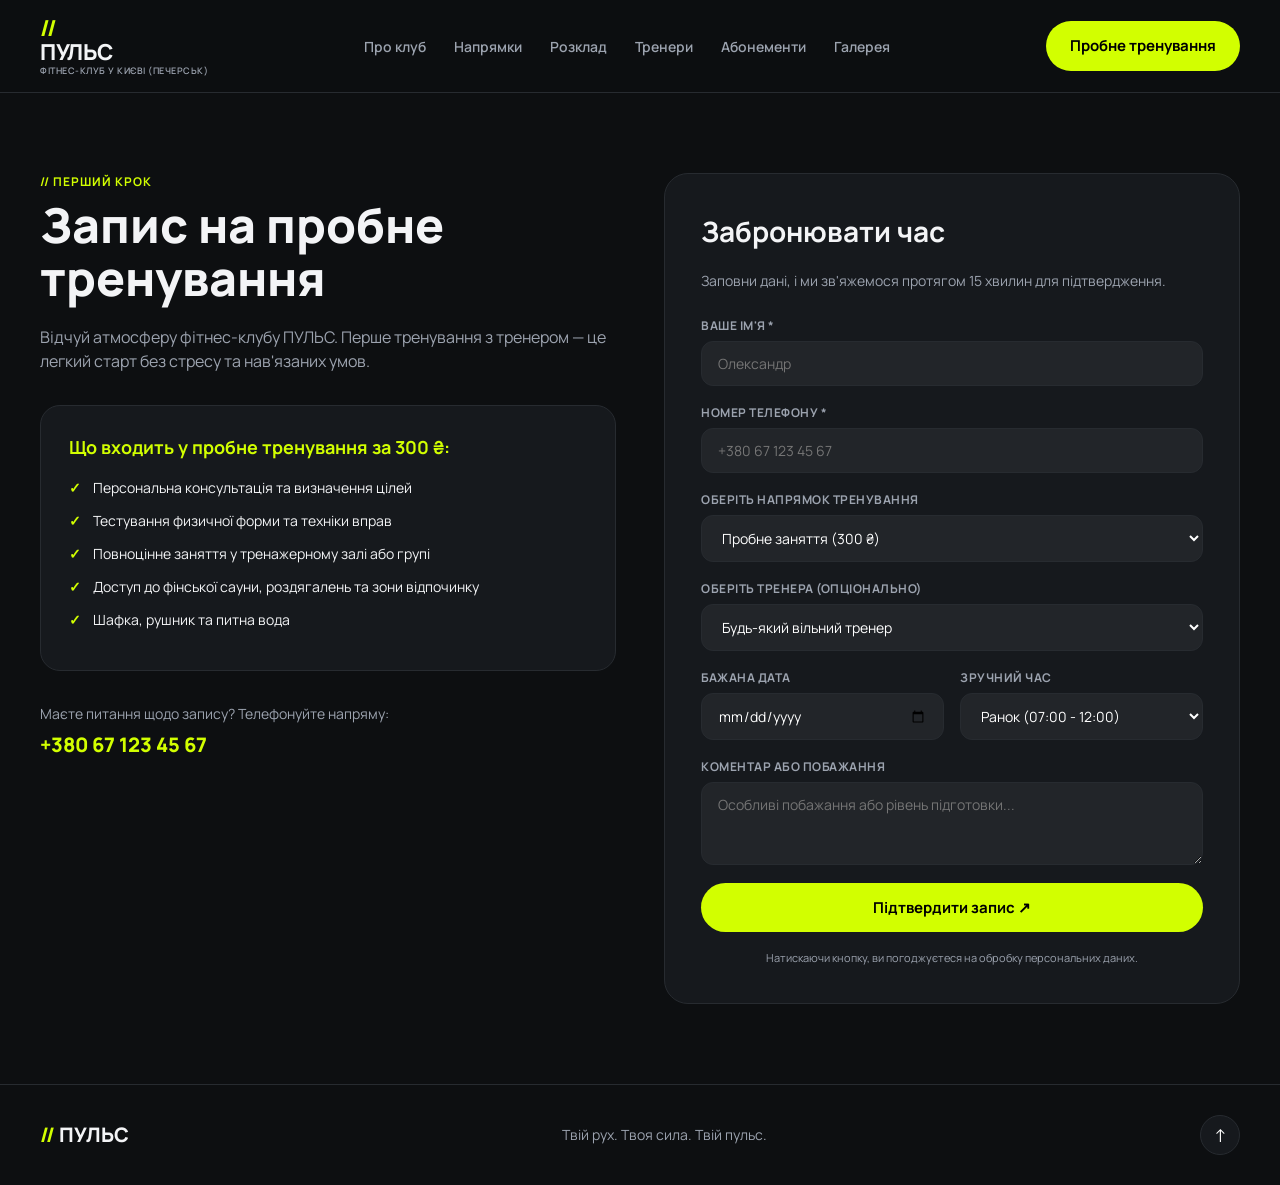
<file: booking.html>
<!DOCTYPE html>
<html lang="uk">
<head>
  <meta charset="UTF-8">
  <meta name="viewport" content="width=device-width, initial-scale=1.0">
  <title>// Запис на тренування — ПУЛЬС</title>
  <link rel="stylesheet" href="style.css">
  <link rel="preconnect" href="https://fonts.googleapis.com">
  <link rel="preconnect" href="https://fonts.gstatic.com" crossorigin>
  <link href="https://fonts.googleapis.com/css2?family=Manrope:wght@400;500;600;700;800&display=swap" rel="stylesheet">
</head>
<body>

  <!-- Навігація -->
  <header class="header">
    <div class="container header-container">
      <a href="index.html" class="logo">
        <span class="logo-accent">//</span> ПУЛЬС
        <span class="logo-sub">ФІТНЕС-КЛУБ У КИЄВІ (ПЕЧЕРСЬК)</span>
      </a>
      <nav class="nav-menu" id="navMenu">
        <a href="index.html#about" class="nav-link">Про клуб</a>
        <a href="index.html#directions" class="nav-link">Напрямки</a>
        <a href="index.html#schedule" class="nav-link">Розклад</a>
        <a href="index.html#trainers" class="nav-link">Тренери</a>
        <a href="index.html#pricing" class="nav-link">Абонементи</a>
        <a href="gallery.html" class="nav-link">Галерея</a>
      </nav>
      <div class="header-actions">
        <a href="booking.html" class="btn btn-primary">Пробне тренування</a>
        <button class="hamburger" id="hamburgerBtn" aria-label="Меню">
          <span></span><span></span><span></span>
        </button>
      </div>
    </div>
  </header>

  <main>
    <section class="booking-section">
      <div class="container">
        <div class="booking-grid">
          
          <!-- Ліва колонка: Інформація -->
          <div class="booking-info-col">
            <span class="section-badge">// ПЕРШИЙ КРОК</span>
            <h1 class="booking-title">Запис на пробне тренування</h1>
            <p class="booking-desc">
              Відчуй атмосферу фітнес-клубу ПУЛЬС. Перше тренування з тренером — це легкий старт без стресу та нав'язаних умов.
            </p>

            <div class="trial-included">
              <h3>Що входить у пробне тренування за 300 ₴:</h3>
              <ul class="included-list">
                <li><span class="check-icon">✓</span> Персональна консультація та визначення цілей</li>
                <li><span class="check-icon">✓</span> Тестування физичної форми та техніки вправ</li>
                <li><span class="check-icon">✓</span> Повноцінне заняття у тренажерному залі або групі</li>
                <li><span class="check-icon">✓</span> Доступ до фінської сауни, роздягалень та зони відпочинку</li>
                <li><span class="check-icon">✓</span> Шафка, рушник та питна вода</li>
              </ul>
            </div>

            <div class="booking-contacts-snippet">
              <p>Маєте питання щодо запису? Телефонуйте напряму:</p>
              <a href="tel:+380671234567" class="phone-link">+380 67 123 45 67</a>
            </div>
          </div>

          <!-- Права колонка: Форма -->
          <div class="booking-form-col">
            <form class="custom-booking-form" id="mainBookingForm">
              <h2>Забронювати час</h2>
              <p class="form-subtext">Заповни дані, і ми зв'яжемося протягом 15 хвилин для підтвердження.</p>

              <div class="form-group">
                <label for="userName">Ваше ім'я *</label>
                <input type="text" id="userName" placeholder="Олександр" required>
              </div>

              <div class="form-group">
                <label for="userPhone">Номер телефону *</label>
                <input type="tel" id="userPhone" placeholder="+380 67 123 45 67" required>
              </div>

              <div class="form-group">
                <label for="workoutType">Оберіть напрямок тренування</label>
                <select id="workoutType">
                  <option value="trial">Пробне заняття (300 ₴)</option>
                  <option value="power">Силові тренування / Power</option>
                  <option value="cardio">Cardio & HIIT</option>
                  <option value="balance">Йога / Пілатес / Stretching</option>
                  <option value="personal">Персональний тренер</option>
                </select>
              </div>

              <div class="form-group">
                <label for="trainerSelect">Оберіть тренера (опціонально)</label>
                <select id="trainerSelect">
                  <option value="any">Будь-який вільний тренер</option>
                  <option value="bondar">Андрій Бондар (Силове, Functional)</option>
                  <option value="koval">Марія Коваль (Йога, Pilates)</option>
                  <option value="levchenko">Максим Левченко (HIIT, Boxing)</option>
                  <option value="savchuk">Олена Савчук (Йога-Баланс)</option>
                </select>
              </div>

              <div class="form-row">
                <div class="form-group">
                  <label for="preferredDate">Бажана дата</label>
                  <input type="date" id="preferredDate">
                </div>
                <div class="form-group">
                  <label for="preferredTime">Зручний час</label>
                  <select id="preferredTime">
                    <option value="morning">Ранок (07:00 - 12:00)</option>
                    <option value="day">День (12:00 - 17:00)</option>
                    <option value="evening">Вечір (17:00 - 22:00)</option>
                  </select>
                </div>
              </div>

              <div class="form-group">
                <label for="userComment">Коментар або побажання</label>
                <textarea id="userComment" rows="3" placeholder="Особливі побажання або рівень підготовки..."></textarea>
              </div>

              <button type="submit" class="btn btn-primary full-width">Підтвердити запис ↗</button>
              <p class="form-privacy">Натискаючи кнопку, ви погоджуєтеся на обробку персональних даних.</p>
            </form>
          </div>

        </div>
      </div>
    </section>
  </main>

  <!-- Футер -->
  <footer class="footer">
    <div class="container footer-content">
      <div class="footer-logo">
        <span class="logo-accent">//</span> ПУЛЬС
      </div>
      <div class="footer-slogan">Твій рух. Твоя сила. Твій пульс.</div>
      <button class="scroll-top-btn" id="scrollTopBtn">↑</button>
    </div>
  </footer>

  <script src="script.js"></script>
</body>
</html>
</file>
<file: style.css>
/* --- Скидання та Базові Стилі --- */
* {
  box-sizing: border-box;
  margin: 0;
  padding: 0;
}

:root {
  --bg-dark: #0d0f11;
  --bg-card: #16191d;
  --bg-card-hover: #1f2329;
  --accent: #d2ff00; /* Неоново-салатовий */
  --accent-hover: #b8e600;
  --text-main: #f3f4f6;
  --text-muted: #9ca3af;
  --border-color: #272b30;
  --font-family: 'Manrope', sans-serif;
}

body {
  background-color: var(--bg-dark);
  color: var(--text-main);
  font-family: var(--font-family);
  line-height: 1.5;
  overflow-x: hidden;
}

.container {
  max-width: 1240px;
  margin: 0 auto;
  padding: 0 20px;
}

a {
  color: inherit;
  text-decoration: none;
}

button, input, select, textarea {
  font-family: inherit;
  border: none;
  outline: none;
}

/* --- Кнопки --- */
.btn {
  display: inline-flex;
  align-items: center;
  justify-content: center;
  padding: 14px 24px;
  border-radius: 40px;
  font-weight: 700;
  font-size: 15px;
  cursor: pointer;
  transition: all 0.25s ease;
}

.btn-primary {
  background-color: var(--accent);
  color: #000;
}

.btn-primary:hover {
  background-color: var(--accent-hover);
  transform: translateY(-2px);
}

.btn-outline {
  background-color: transparent;
  color: var(--text-main);
  border: 1px solid var(--border-color);
}

.btn-outline:hover {
  background-color: var(--bg-card);
  border-color: var(--text-muted);
}

.btn-dark {
  background-color: #000;
  color: #fff;
}

.btn-dark:hover {
  background-color: #1a1a1a;
}

.full-width {
  width: 100%;
}

.btn-link {
  background: none;
  color: var(--accent);
  font-weight: 700;
  font-size: 14px;
  cursor: pointer;
  padding: 0;
  display: inline-flex;
  align-items: center;
  gap: 6px;
}

/* --- Навігація --- */
.header {
  position: sticky;
  top: 0;
  z-index: 100;
  background-color: rgba(13, 15, 17, 0.9);
  backdrop-filter: blur(10px);
  border-bottom: 1px solid var(--border-color);
  padding: 16px 0;
}

.header-container {
  display: flex;
  align-items: center;
  justify-content: space-between;
}

.logo {
  font-size: 22px;
  font-weight: 800;
  letter-spacing: -0.5px;
  display: flex;
  flex-direction: column;
  line-height: 1.1;
}

.logo-accent {
  color: var(--accent);
}

.logo-sub {
  font-size: 9px;
  font-weight: 600;
  color: var(--text-muted);
  letter-spacing: 0.5px;
  margin-top: 2px;
}

.nav-menu {
  display: flex;
  gap: 28px;
}

.nav-link {
  font-size: 14px;
  font-weight: 600;
  color: var(--text-muted);
  transition: color 0.2s;
}

.nav-link:hover,
.nav-link.active-link {
  color: var(--accent);
}

.header-actions {
  display: flex;
  align-items: center;
  gap: 16px;
}

.hamburger {
  display: none;
  flex-direction: column;
  gap: 5px;
  background: none;
  cursor: pointer;
}

.hamburger span {
  width: 24px;
  height: 2px;
  background-color: #fff;
}

/* --- Hero Section --- */
.hero-section {
  padding: 80px 0 60px;
  background: radial-gradient(circle at 80% 20%, rgba(210, 255, 0, 0.08) 0%, transparent 50%);
}

.hero-title {
  font-size: 64px;
  line-height: 1.05;
  font-weight: 800;
  margin-bottom: 20px;
  letter-spacing: -1.5px;
}

.highlight {
  color: var(--accent);
}

.hero-description {
  font-size: 18px;
  color: var(--text-muted);
  max-width: 520px;
  margin-bottom: 32px;
}

.hero-btns {
  display: flex;
  gap: 16px;
  margin-bottom: 60px;
}

/* Статистика */
.stats-grid {
  display: grid;
  grid-template-columns: repeat(4, 1fr);
  gap: 20px;
  border-top: 1px solid var(--border-color);
  padding-top: 32px;
}

.stat-num {
  font-size: 32px;
  font-weight: 800;
  color: var(--accent);
}

.stat-label {
  font-size: 13px;
  color: var(--text-muted);
}

/* --- Про клуб --- */
.about-section {
  padding: 80px 0;
}

.section-title {
  font-size: 38px;
  font-weight: 800;
  letter-spacing: -0.5px;
  margin-bottom: 16px;
}

.section-subtitle {
  font-size: 16px;
  color: var(--text-muted);
  max-width: 600px;
}

.features-grid {
  display: grid;
  grid-template-columns: repeat(3, 1fr);
  gap: 24px;
  margin-top: 40px;
}

.feature-card {
  background-color: var(--bg-card);
  padding: 30px;
  border-radius: 16px;
  border: 1px solid var(--border-color);
}

.feature-card h3 {
  font-size: 18px;
  margin-bottom: 12px;
}

.feature-card p {
  color: var(--text-muted);
  font-size: 14px;
}

/* --- Напрямки --- */
.directions-section {
  padding: 80px 0;
  background-color: rgba(255, 255, 255, 0.01);
}

.cards-grid {
  display: grid;
  grid-template-columns: repeat(3, 1fr);
  gap: 24px;
  margin-top: 40px;
}

.dir-card {
  background-color: var(--bg-card);
  border-radius: 20px;
  overflow: hidden;
  border: 1px solid var(--border-color);
  transition: transform 0.3s ease;
}

.dir-card:hover {
  transform: translateY(-5px);
}

.dir-img-wrapper {
  position: relative;
  height: 260px;
}

.dir-img-wrapper img {
  width: 100%;
  height: 100%;
  object-fit: cover;
}

.dir-tag {
  position: absolute;
  top: 16px;
  left: 16px;
  background: rgba(0, 0, 0, 0.7);
  backdrop-filter: blur(5px);
  color: #fff;
  padding: 6px 12px;
  border-radius: 8px;
  font-size: 12px;
  font-weight: 700;
}

.circle-arrow-btn {
  position: absolute;
  bottom: 16px;
  right: 16px;
  width: 44px;
  height: 44px;
  background-color: var(--accent);
  color: #000;
  border-radius: 50%;
  display: flex;
  align-items: center;
  justify-content: center;
  font-weight: 800;
  font-size: 18px;
}

.dir-info {
  padding: 24px;
}

.dir-info h3 {
  font-size: 20px;
  margin-bottom: 8px;
}

.dir-info p {
  color: var(--text-muted);
  font-size: 14px;
  margin-bottom: 16px;
}

.tags-list {
  display: flex;
  gap: 8px;
  flex-wrap: wrap;
}

.tags-list span {
  background-color: rgba(255, 255, 255, 0.05);
  padding: 4px 10px;
  border-radius: 20px;
  font-size: 12px;
  color: var(--text-muted);
}

/* --- Розклад --- */
.schedule-section {
  padding: 80px 0;
}

.schedule-header {
  display: flex;
  justify-content: space-between;
  align-items: flex-end;
  margin-bottom: 30px;
}

.section-badge {
  font-size: 12px;
  font-weight: 700;
  color: var(--accent);
  letter-spacing: 1px;
  margin-bottom: 8px;
  display: block;
}

.schedule-date-nav {
  display: flex;
  align-items: center;
  gap: 12px;
  background-color: var(--bg-card);
  padding: 8px 16px;
  border-radius: 30px;
  font-size: 14px;
  font-weight: 600;
}

.nav-arrow {
  background: none;
  color: #fff;
  cursor: pointer;
  font-size: 16px;
}

.filter-tabs {
  display: flex;
  gap: 10px;
  margin-bottom: 24px;
}

.tab-btn {
  background-color: var(--bg-card);
  color: var(--text-muted);
  padding: 10px 20px;
  border-radius: 20px;
  font-weight: 600;
  font-size: 14px;
  cursor: pointer;
}

.tab-btn.active {
  background-color: var(--accent);
  color: #000;
}

.schedule-table-wrapper {
  overflow-x: auto;
}

.schedule-grid {
  display: grid;
  grid-template-columns: repeat(7, minmax(140px, 1fr));
  gap: 12px;
}

.day-column-header {
  text-align: center;
  padding: 10px;
  background: var(--bg-card);
  border-radius: 10px;
  font-weight: 700;
  font-size: 14px;
  margin-bottom: 8px;
}

.session-card {
  background-color: var(--bg-card);
  border-radius: 12px;
  padding: 14px;
  margin-bottom: 10px;
  border: 1px solid var(--border-color);
  cursor: pointer;
  transition: all 0.2s;
}

.session-card:hover {
  border-color: var(--accent);
}

.session-card.highlight-card {
  background-color: var(--accent);
  color: #000;
}

.session-card.highlight-card .s-instructor,
.session-card.highlight-card .s-time {
  color: #222;
}

.s-time {
  font-size: 16px;
  font-weight: 800;
  margin-bottom: 4px;
}

.s-title {
  font-size: 14px;
  font-weight: 700;
}

.s-instructor {
  font-size: 12px;
  color: var(--text-muted);
  margin-top: 4px;
}

/* --- Персональний блок --- */
.personal-section {
  padding: 60px 0;
}

.personal-card {
  background-color: var(--accent);
  color: #000;
  border-radius: 24px;
  display: grid;
  grid-template-columns: 1fr 1fr;
  overflow: hidden;
}

.personal-img-col {
  position: relative;
}

.personal-img-col img {
  width: 100%;
  height: 100%;
  object-fit: cover;
}

.personal-tag {
  position: absolute;
  top: 20px;
  left: 20px;
  background: #000;
  color: #fff;
  padding: 6px 12px;
  border-radius: 8px;
  font-size: 12px;
  font-weight: 700;
}

.personal-content-col {
  padding: 60px;
  display: flex;
  flex-direction: column;
  justify-content: center;
}

.sub-badge {
  font-size: 12px;
  font-weight: 800;
  letter-spacing: 1px;
  margin-bottom: 12px;
  opacity: 0.8;
}

.personal-content-col h2 {
  font-size: 42px;
  line-height: 1.1;
  margin-bottom: 16px;
}

.personal-content-col p {
  font-size: 16px;
  margin-bottom: 24px;
  opacity: 0.9;
}

.check-list {
  list-style: none;
  margin-bottom: 32px;
}

.check-list li {
  display: flex;
  align-items: center;
  gap: 12px;
  margin-bottom: 10px;
  font-weight: 600;
}

.check-list span {
  font-size: 12px;
  font-weight: 800;
  border: 1px solid #000;
  padding: 2px 6px;
  border-radius: 4px;
}

.personal-action {
  display: flex;
  align-items: center;
  gap: 24px;
}

.price-from {
  display: flex;
  flex-direction: column;
}

.p-label { font-size: 11px; opacity: 0.7; }
.p-amount { font-size: 22px; font-weight: 800; }
.p-sub { font-size: 11px; opacity: 0.7; }

/* --- Тарифи --- */
.pricing-section {
  padding: 80px 0;
}

.pricing-header {
  text-align: center;
  margin-bottom: 40px;
}

.pricing-header .section-subtitle {
  margin: 0 auto 24px;
}

.pricing-toggle-wrap {
  display: inline-flex;
  align-items: center;
  gap: 12px;
  background: var(--bg-card);
  padding: 8px 16px;
  border-radius: 30px;
  font-weight: 600;
  font-size: 14px;
}

.badge-discount {
  background: var(--accent);
  color: #000;
  padding: 2px 8px;
  border-radius: 10px;
  font-size: 11px;
  font-weight: 800;
}

.switch {
  position: relative;
  display: inline-block;
  width: 44px;
  height: 24px;
}

.switch input { opacity: 0; width: 0; height: 0; }

.slider {
  position: absolute; cursor: pointer;
  top: 0; left: 0; right: 0; bottom: 0;
  background-color: #333;
  transition: .3s;
  border-radius: 24px;
}

.slider:before {
  position: absolute; content: "";
  height: 18px; width: 18px;
  left: 3px; bottom: 3px;
  background-color: white;
  transition: .3s;
  border-radius: 50%;
}

input:checked + .slider { background-color: var(--accent); }
input:checked + .slider:before { transform: translateX(20px); background-color: #000; }

.pricing-grid {
  display: grid;
  grid-template-columns: repeat(3, 1fr);
  gap: 24px;
}

.price-card {
  background-color: var(--bg-card);
  border: 1px solid var(--border-color);
  border-radius: 20px;
  padding: 32px;
  display: flex;
  flex-direction: column;
  justify-content: space-between;
  position: relative;
}

.price-card.featured {
  border-color: var(--accent);
}

.popular-badge {
  position: absolute;
  top: -12px;
  right: 24px;
  background: var(--accent);
  color: #000;
  font-size: 10px;
  font-weight: 800;
  padding: 4px 12px;
  border-radius: 20px;
}

.price-head h3 {
  font-size: 22px;
  margin-bottom: 8px;
}

.card-price {
  font-size: 36px;
  font-weight: 800;
  color: var(--accent);
  margin-bottom: 12px;
}

.card-price .curr {
  font-size: 14px;
  color: var(--text-muted);
  font-weight: 500;
}

.price-head p {
  color: var(--text-muted);
  font-size: 13px;
  margin-bottom: 24px;
}

.price-features {
  list-style: none;
  margin-bottom: 32px;
}

.price-features li {
  font-size: 14px;
  color: var(--text-main);
  margin-bottom: 10px;
}

/* --- Тренери --- */
.trainers-section {
  padding: 80px 0;
}

.section-top-flex {
  display: flex;
  justify-content: space-between;
  align-items: flex-end;
  margin-bottom: 40px;
}

.trainers-grid {
  display: grid;
  grid-template-columns: repeat(4, 1fr);
  gap: 20px;
}

.trainer-card {
  background-color: var(--bg-card);
  border-radius: 16px;
  overflow: hidden;
  border: 1px solid var(--border-color);
}

.trainer-img-wrap {
  position: relative;
  height: 280px;
}

.trainer-img-wrap img {
  width: 100%;
  height: 100%;
  object-fit: cover;
}

.exp-badge {
  position: absolute;
  bottom: 12px;
  left: 12px;
  background: rgba(0, 0, 0, 0.75);
  backdrop-filter: blur(4px);
  color: #fff;
  font-size: 10px;
  font-weight: 700;
  padding: 4px 8px;
  border-radius: 6px;
}

.trainer-body {
  padding: 16px;
}

.trainer-body h3 {
  font-size: 16px;
  margin-bottom: 4px;
}

.trainer-spec {
  font-size: 12px;
  color: var(--text-muted);
  margin-bottom: 12px;
}

/* --- Відгуки --- */
.reviews-section {
  padding: 60px 0;
  background: rgba(255, 255, 255, 0.01);
}

.reviews-top {
  display: flex;
  align-items: center;
  gap: 16px;
  margin-bottom: 32px;
}

.rating-badge {
  background: var(--bg-card);
  border: 1px solid var(--border-color);
  padding: 6px 12px;
  border-radius: 20px;
  font-weight: 800;
  font-size: 14px;
  color: var(--accent);
}

.reviews-grid {
  display: grid;
  grid-template-columns: repeat(3, 1fr);
  gap: 20px;
}

.review-card {
  background: var(--bg-card);
  padding: 24px;
  border-radius: 16px;
  border: 1px solid var(--border-color);
}

.stars { color: var(--accent); margin-bottom: 12px; }

.review-card p {
  font-size: 14px;
  color: var(--text-main);
  margin-bottom: 16px;
  font-style: italic;
}

.author {
  font-size: 13px;
  font-weight: 700;
  color: var(--text-muted);
}

/* --- Перше тренування (Trial) --- */
.trial-section {
  padding: 80px 0;
}

.trial-card {
  background-color: var(--bg-card);
  border-radius: 24px;
  border: 1px solid var(--border-color);
  display: grid;
  grid-template-columns: 1fr 1fr;
  overflow: hidden;
}

.trial-text {
  padding: 60px;
}

.sub-badge-dark {
  font-size: 12px;
  font-weight: 800;
  color: var(--accent);
  letter-spacing: 1px;
  margin-bottom: 12px;
  display: block;
}

.trial-text h2 {
  font-size: 38px;
  margin-bottom: 16px;
}

.trial-text p {
  color: var(--text-muted);
  margin-bottom: 24px;
}

.trial-form {
  display: flex;
  flex-direction: column;
  gap: 12px;
  max-width: 400px;
  margin-bottom: 12px;
}

.trial-form input {
  background: rgba(255, 255, 255, 0.05);
  border: 1px solid var(--border-color);
  padding: 14px 18px;
  border-radius: 30px;
  color: #fff;
  font-size: 14px;
}

.trial-form input:focus {
  border-color: var(--accent);
}

.form-note {
  font-size: 12px !important;
  color: var(--text-muted);
}

.trial-img-wrap {
  position: relative;
}

.trial-img-wrap img {
  width: 100%;
  height: 100%;
  object-fit: cover;
}

.floating-badge {
  position: absolute;
  bottom: 24px;
  left: 24px;
  background: var(--accent);
  color: #000;
  padding: 10px 16px;
  border-radius: 30px;
  font-weight: 800;
  font-size: 13px;
}

/* --- Контакти --- */
.contacts-section {
  padding: 80px 0;
}

.contacts-grid {
  display: grid;
  grid-template-columns: 1fr 1fr;
  gap: 40px;
  align-items: center;
}

.contact-item {
  margin-bottom: 20px;
}

.contact-item strong {
  display: block;
  font-size: 12px;
  color: var(--text-muted);
  margin-bottom: 4px;
}

.contact-item p {
  font-size: 18px;
  font-weight: 600;
}

.social-links {
  display: flex;
  gap: 12px;
  margin-top: 24px;
}

.social-btn {
  background: var(--bg-card);
  border: 1px solid var(--border-color);
  padding: 10px 20px;
  border-radius: 30px;
  font-size: 14px;
  font-weight: 600;
}

.contacts-map {
  position: relative;
  border-radius: 20px;
  overflow: hidden;
  height: 380px;
}

.contacts-map img {
  width: 100%;
  height: 100%;
  object-fit: cover;
}

/* --- Футер --- */
.footer {
  border-top: 1px solid var(--border-color);
  padding: 30px 0;
}

.footer-content {
  display: flex;
  justify-content: space-between;
  align-items: center;
}

.footer-logo {
  font-size: 20px;
  font-weight: 800;
}

.footer-slogan {
  color: var(--text-muted);
  font-size: 14px;
}

.scroll-top-btn {
  width: 40px;
  height: 40px;
  border-radius: 50%;
  background-color: var(--bg-card);
  color: #fff;
  border: 1px solid var(--border-color);
  cursor: pointer;
  font-size: 18px;
}

/* --- Модальне вікно --- */
.modal-overlay {
  position: fixed;
  top: 0; left: 0; width: 100%; height: 100%;
  background: rgba(0, 0, 0, 0.8);
  backdrop-filter: blur(5px);
  display: none;
  align-items: center;
  justify-content: center;
  z-index: 1000;
}

.modal-overlay.active {
  display: flex;
}

.modal-window {
  background: var(--bg-card);
  border: 1px solid var(--border-color);
  padding: 40px;
  border-radius: 24px;
  max-width: 420px;
  width: 90%;
  position: relative;
}

.modal-close {
  position: absolute;
  top: 16px; right: 20px;
  background: none;
  color: #fff;
  font-size: 28px;
  cursor: pointer;
}

.modal-window h3 {
  font-size: 24px;
  margin-bottom: 8px;
}

.modal-window p {
  color: var(--text-muted);
  font-size: 14px;
  margin-bottom: 20px;
}

.modal-form {
  display: flex;
  flex-direction: column;
  gap: 12px;
}

.modal-form input {
  background: rgba(255, 255, 255, 0.05);
  border: 1px solid var(--border-color);
  padding: 14px 18px;
  border-radius: 30px;
  color: #fff;
}

/* --- СТОРІНКА ЗАПИСУ (booking.html) --- */
.booking-section {
  padding: 80px 0;
}

.booking-grid {
  display: grid;
  grid-template-columns: 1fr 1fr;
  gap: 48px;
  align-items: start;
}

.booking-title {
  font-size: 48px;
  line-height: 1.1;
  margin-bottom: 20px;
  font-weight: 800;
}

.booking-desc {
  font-size: 16px;
  color: var(--text-muted);
  margin-bottom: 32px;
}

.trial-included {
  background: var(--bg-card);
  border: 1px solid var(--border-color);
  padding: 28px;
  border-radius: 20px;
  margin-bottom: 32px;
}

.trial-included h3 {
  font-size: 18px;
  margin-bottom: 16px;
  color: var(--accent);
}

.included-list {
  list-style: none;
}

.included-list li {
  display: flex;
  align-items: flex-start;
  gap: 12px;
  font-size: 14px;
  margin-bottom: 12px;
  color: var(--text-main);
}

.check-icon {
  color: var(--accent);
  font-weight: 800;
}

.booking-contacts-snippet p {
  font-size: 14px;
  color: var(--text-muted);
  margin-bottom: 6px;
}

.phone-link {
  font-size: 20px;
  font-weight: 800;
  color: var(--accent);
}

.custom-booking-form {
  background: var(--bg-card);
  border: 1px solid var(--border-color);
  padding: 36px;
  border-radius: 24px;
  display: flex;
  flex-direction: column;
  gap: 18px;
}

.custom-booking-form h2 {
  font-size: 28px;
}

.form-subtext {
  font-size: 14px;
  color: var(--text-muted);
  margin-bottom: 8px;
}

.form-group {
  display: flex;
  flex-direction: column;
  gap: 6px;
}

.form-group label {
  font-size: 12px;
  font-weight: 700;
  color: var(--text-muted);
  text-transform: uppercase;
  letter-spacing: 0.5px;
}

.form-group input,
.form-group select,
.form-group textarea {
  background: rgba(255, 255, 255, 0.05);
  border: 1px solid var(--border-color);
  padding: 12px 16px;
  border-radius: 12px;
  color: #fff;
  font-size: 14px;
  transition: border-color 0.2s;
}

.form-group select option {
  background-color: var(--bg-card);
  color: #fff;
}

.form-group input:focus,
.form-group select:focus,
.form-group textarea:focus {
  border-color: var(--accent);
  outline: none;
}

.form-row {
  display: grid;
  grid-template-columns: 1fr 1fr;
  gap: 16px;
}

.form-privacy {
  font-size: 11px;
  color: var(--text-muted);
  text-align: center;
}

/* --- СТОРІНКА ГАЛЕРЕЇ (gallery.html) --- */
.gallery-hero-section {
  padding: 80px 0;
}

.gallery-tabs {
  margin: 32px 0;
}

.gallery-grid {
  display: grid;
  grid-template-columns: repeat(3, 1fr);
  gap: 20px;
}

.gallery-item {
  position: relative;
  border-radius: 16px;
  overflow: hidden;
  height: 280px;
  cursor: pointer;
  border: 1px solid var(--border-color);
}

.gallery-item img {
  width: 100%;
  height: 100%;
  object-fit: cover;
  transition: transform 0.4s ease;
}

.gallery-item:hover img {
  transform: scale(1.06);
}

.gallery-overlay {
  position: absolute;
  inset: 0;
  background: linear-gradient(to top, rgba(0,0,0,0.85) 0%, transparent 60%);
  display: flex;
  align-items: flex-end;
  padding: 20px;
  opacity: 0;
  transition: opacity 0.3s ease;
}

.gallery-item:hover .gallery-overlay {
  opacity: 1;
}

.gallery-overlay span {
  font-weight: 700;
  font-size: 15px;
  color: var(--accent);
}

.gallery-cta {
  background: var(--bg-card);
  border: 1px solid var(--border-color);
  border-radius: 24px;
  padding: 48px;
  text-align: center;
  margin-top: 60px;
}

.gallery-cta h2 {
  font-size: 32px;
  margin-bottom: 12px;
}

.gallery-cta p {
  color: var(--text-muted);
  margin-bottom: 24px;
}

/* --- Lightbox --- */
.lightbox {
  position: fixed;
  top: 0; left: 0; width: 100%; height: 100%;
  background: rgba(0, 0, 0, 0.9);
  backdrop-filter: blur(8px);
  display: none;
  align-items: center;
  justify-content: center;
  z-index: 2000;
  flex-direction: column;
}

.lightbox.active {
  display: flex;
}

.lightbox img {
  max-width: 90%;
  max-height: 80vh;
  border-radius: 12px;
  border: 1px solid var(--border-color);
}

.lightbox-caption {
  margin-top: 16px;
  font-size: 16px;
  font-weight: 700;
  color: var(--accent);
}

.lightbox-close {
  position: absolute;
  top: 24px; right: 32px;
  color: #fff;
  font-size: 36px;
  cursor: pointer;
}

/* --- Оптимізація для мобільних пристроїв --- */
@media (max-width: 992px) {
  .hero-title { font-size: 44px; }
  .features-grid, .cards-grid, .pricing-grid, .reviews-grid {
    grid-template-columns: 1fr;
  }
  .trainers-grid {
    grid-template-columns: 1fr 1fr;
  }
  .personal-card, .trial-card, .contacts-grid, .booking-grid {
    grid-template-columns: 1fr;
  }
  .personal-content-col, .trial-text {
    padding: 32px 20px;
  }
  .stats-grid {
    grid-template-columns: repeat(2, 1fr);
  }
  .gallery-grid {
    grid-template-columns: repeat(2, 1fr);
  }
}

@media (max-width: 768px) {
  .nav-menu {
    display: none;
    position: absolute;
    top: 100%;
    left: 0;
    width: 100%;
    background: var(--bg-dark);
    flex-direction: column;
    padding: 20px;
    border-bottom: 1px solid var(--border-color);
  }

  .nav-menu.open {
    display: flex;
  }

  .hamburger {
    display: flex;
  }

  .trainers-grid {
    grid-template-columns: 1fr;
  }

  .hero-btns {
    flex-direction: column;
  }

  .section-title {
    font-size: 28px;
  }
}

@media (max-width: 576px) {
  .gallery-grid {
    grid-template-columns: 1fr;
  }
  .form-row {
    grid-template-columns: 1fr;
  }
  .booking-title {
    font-size: 32px;
  }
}
</file>
